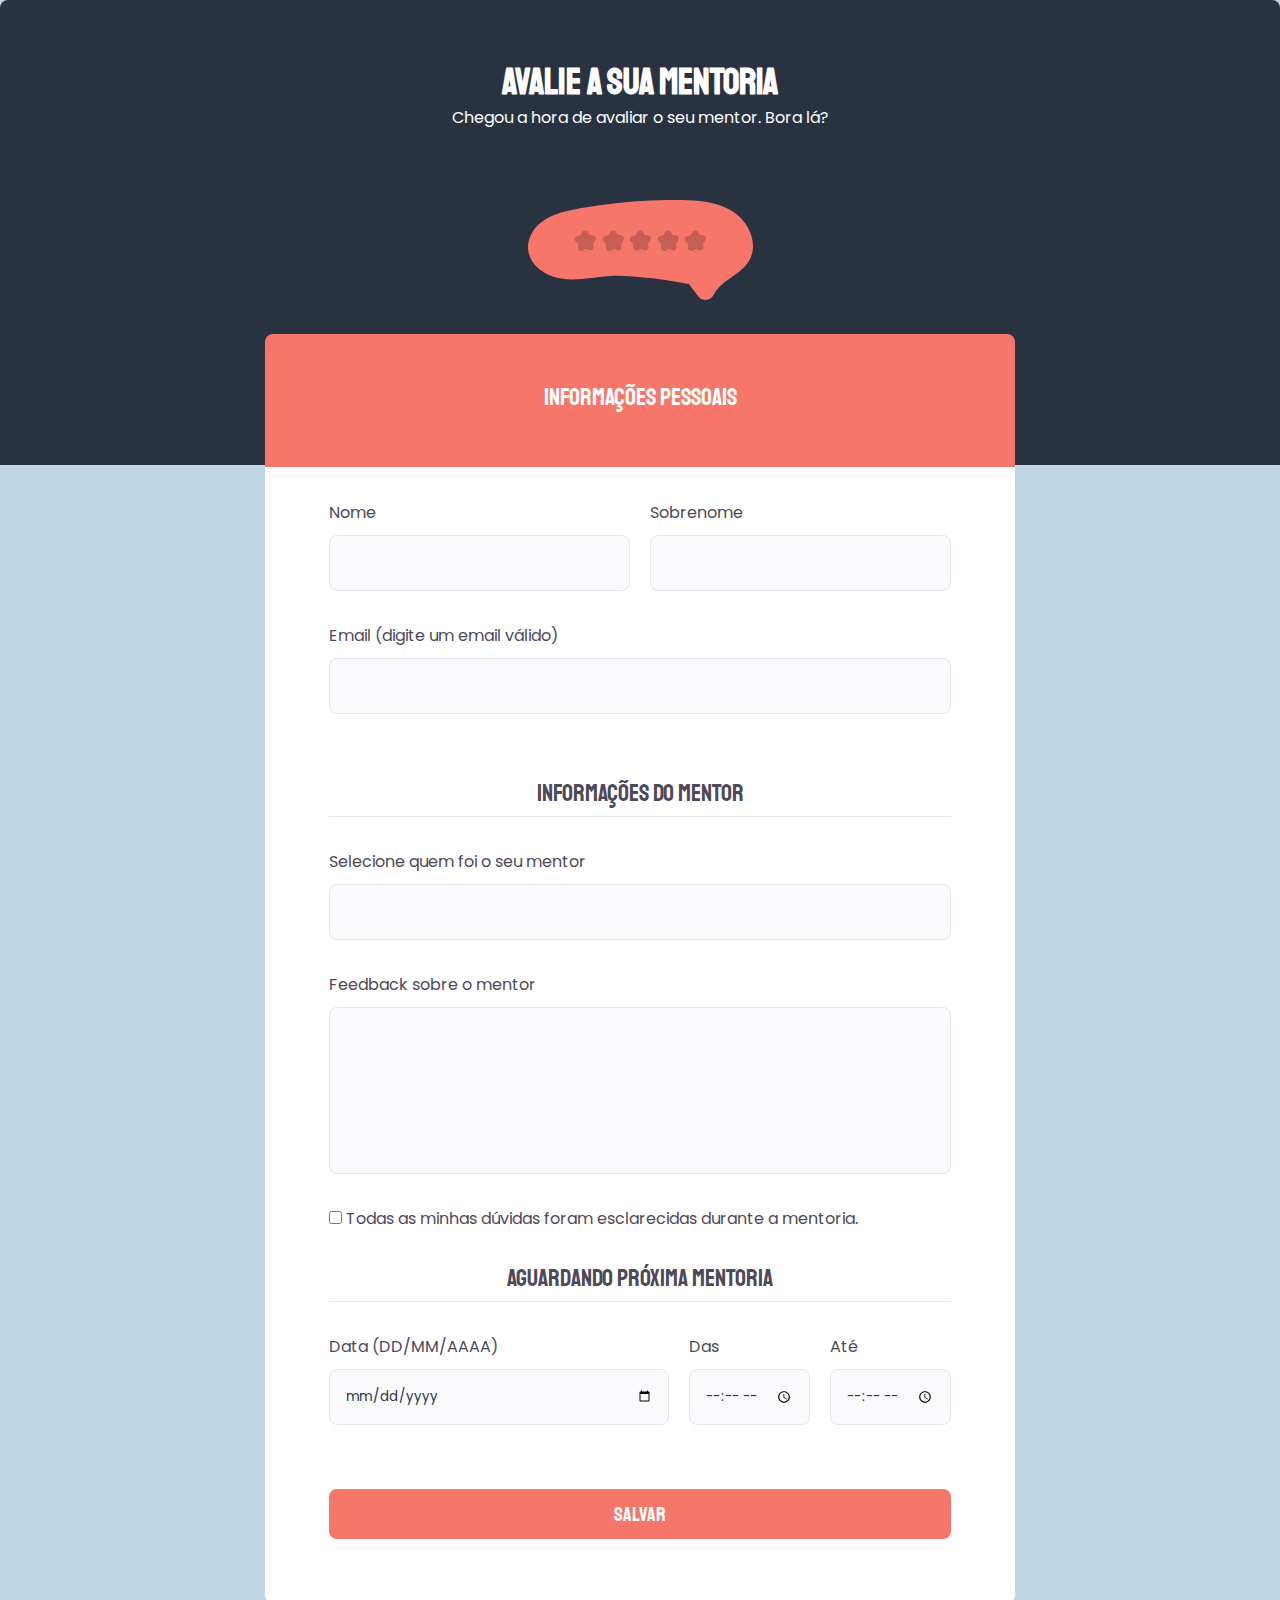
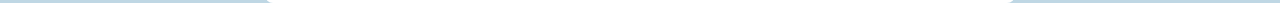
<file: Projeto 3 - Projeto dificil/index.html>
<!DOCTYPE html>
<html lang="pt-br">
<head>
    <link rel="preconnect" href="https://fonts.googleapis.com">
    <link rel="preconnect" href="https://fonts.gstatic.com" crossorigin>

    <meta charset="UTF-8">
    <meta name="viewport" content="width=device-width, initial-scale=1.0">
    <title>Avalie a sua mentoria</title>

    <link rel="stylesheet" href="style.css" />  

    <link href="https://fonts.googleapis.com/css2?family=Poppins:ital,wght@0,100;0,200;0,300;0,400;0,500;0,600;0,700;0,800;0,900;1,100;1,200;1,300;1,400;1,500;1,600;1,700;1,800;1,900&family=Staatliches&display=swap" rel="stylesheet">
</head>
<body>
    <div class="container">
        <header>
            <h1>AVALIE A SUA MENTORIA</h1>
            <p>Chegou a hora de avaliar o seu mentor. Bora lá?</p>

            <div class="checkbox-container">
                <div class="background-image">
                    <svg width="225" height="100" viewBox="0 0 225 100" fill="none" xmlns="http://www.w3.org/2000/svg">
                        <path d="M0.0406264 48.6768C0.323091 52.6711 1.51089 56.551 3.51568 60.0278C7.74087 67.3792 14.9865 72.7016 22.7903 75.8652C32.5399 79.8177 43.4081 79.9395 53.755 79.0582C63.3652 78.2396 72.8777 76.3422 82.5233 75.9511C89.9827 75.7146 97.4496 75.8911 104.889 76.4796C119.323 77.4946 133.696 79.3777 147.978 81.6606C151.845 82.2713 155.705 82.9274 159.556 83.629C159.92 83.6608 160.28 83.7271 160.632 83.8269C160.701 83.8553 160.814 83.8331 160.878 83.873C160.994 83.9456 160.408 83.6892 160.763 83.9803C161.259 84.4952 161.701 85.0585 162.082 85.6614L167.356 92.3858C168.869 94.3142 170.272 96.657 172.227 98.177C173.606 99.2319 175.268 99.8589 177.006 99.9789C178.744 100.099 180.478 99.7064 181.991 98.8511C183.571 97.8619 184.831 96.4437 185.622 94.7652C186.835 92.5608 188.282 90.4911 189.939 88.5913C196.214 81.3392 204.935 76.8786 212.229 70.7766C215.762 67.942 218.778 64.5271 221.144 60.6811C223.162 57.2007 224.418 53.3378 224.827 49.3443C225.701 41.2346 223.189 32.9642 218.964 26.0651C214.368 18.6531 207.767 12.6666 199.909 8.78589C191.081 4.33029 181.312 2.15998 171.521 1.07846C161.124 -0.0698147 150.607 -0.0662351 140.161 0.0496945C128.436 0.178987 116.733 0.689773 105.052 1.58204C93.3539 2.47903 81.7023 3.75404 70.0969 5.40707C58.9609 6.99323 47.6889 8.64646 36.7884 11.4531C27.1588 13.9324 17.5562 17.8078 10.3654 24.8296C3.97181 31.073 -0.475076 39.6166 0.0406264 48.6768Z" fill="#F67669"/>
                    </svg>
                </div>
            </div>    

            <div class="checkboxes">
                <div class="checkbox-wrapper">
                    <input type="checkbox" id="mentorship-doubt1" class="checkbox-custom" />
                    <label for="mentorship-doubt1" class="checkbox-label"></label>
                </div>
            
                <div class="checkbox-wrapper">
                    <input type="checkbox" id="mentorship-doubt2" class="checkbox-custom" />
                    <label for="mentorship-doubt2" class="checkbox-label"></label>
                </div>
            
                <div class="checkbox-wrapper">
                    <input type="checkbox" id="mentorship-doubt3" class="checkbox-custom" />
                    <label for="mentorship-doubt3" class="checkbox-label"></label>
                </div>
            
                <div class="checkbox-wrapper">
                    <input type="checkbox" id="mentorship-doubt4" class="checkbox-custom" />
                    <label for="mentorship-doubt4" class="checkbox-label"></label>
                </div>
            
                <div class="checkbox-wrapper">
                    <input type="checkbox" id="mentorship-doubt5" class="checkbox-custom" />
                    <label for="mentorship-doubt5" class="checkbox-label"></label>
                </div>
                
            </div>
        </header>

        <main>
            <div class="top">
                <legend>INFORMAÇÕES PESSOAIS</legend>
            </div>
        </main>

        <form id="my-form">
            <fieldset>
                <div class="column-2">
        
                        <div class="input-wrapper">
                            <label for="mentorship-name">Nome</label>
                            <input type="text" id="mentorship-name" required />
                        </div>

                        <div class="input-wrapper">
                            <label for="mentorship-nickname">Sobrenome</label>
                            <input type="text" id="mentorship-nickname" required />
                        </div> 
        
                </div>                
            
                <div class="input-wrapper">
                    <label for="mentorship-email">Email<span> (digite um email válido)</span></label>
                    <input type="email" id="mentorship-email" required />
                </div>  

            </fieldset>

            <fieldset>
                <div class="fieldset-wrapper">
                    <legend>INFORMAÇÕES DO MENTOR</legend>

                    <div class="input-wrapper">
                        <label for="mentorship-mentor">Selecione quem foi o seu mentor</label>
                        <input type="text" id="mentorship-mentor" required />
                    </div>

                    <div class="input-wrapper">
                        <label for="mentorship-feedback">Feedback sobre o mentor</label>
                        <input type="text" id="mentorship-feedback" required />
                    </div>                    

                    <div class="checkbox-wrapper">
                        <input type="checkbox" id="mentorship-doubt" />
                        <label for="mentorship-doubt">Todas as minhas dúvidas foram esclarecidas durante a mentoria.</label>
                    </div>
                </div>
            </fieldset>

            <fieldset>
                <div class="fieldset-wrapper">
                    <legend>AGUARDANDO PRÓXIMA MENTORIA</legend>

                    <div class="column-3">
                        <div class="input-wrapper">
                            <label for="mentorship-date">Data <span>(DD/MM/AAAA)</span></label>
                            <input type="date" id="mentorship-date" required />
                        </div>
    
                        <div class="input-wrapper">
                            <label for="mentorship-begin">Das</label>
                            <input type="time" id="mentorship-begin" required />
                        </div>                    
    
                        <div class="input-wrapper">
                            <label for="mentorship-end">Até</label>
                            <input type="time" id="mentorship-end" required />
                        </div>  
                    </div> 
                </div>
            </fieldset>

        </form>

        <footer>
            <input class="button" type="submit" form="my-form" value="SALVAR">
        </footer>

    </div>

</body>
</html>
</file>
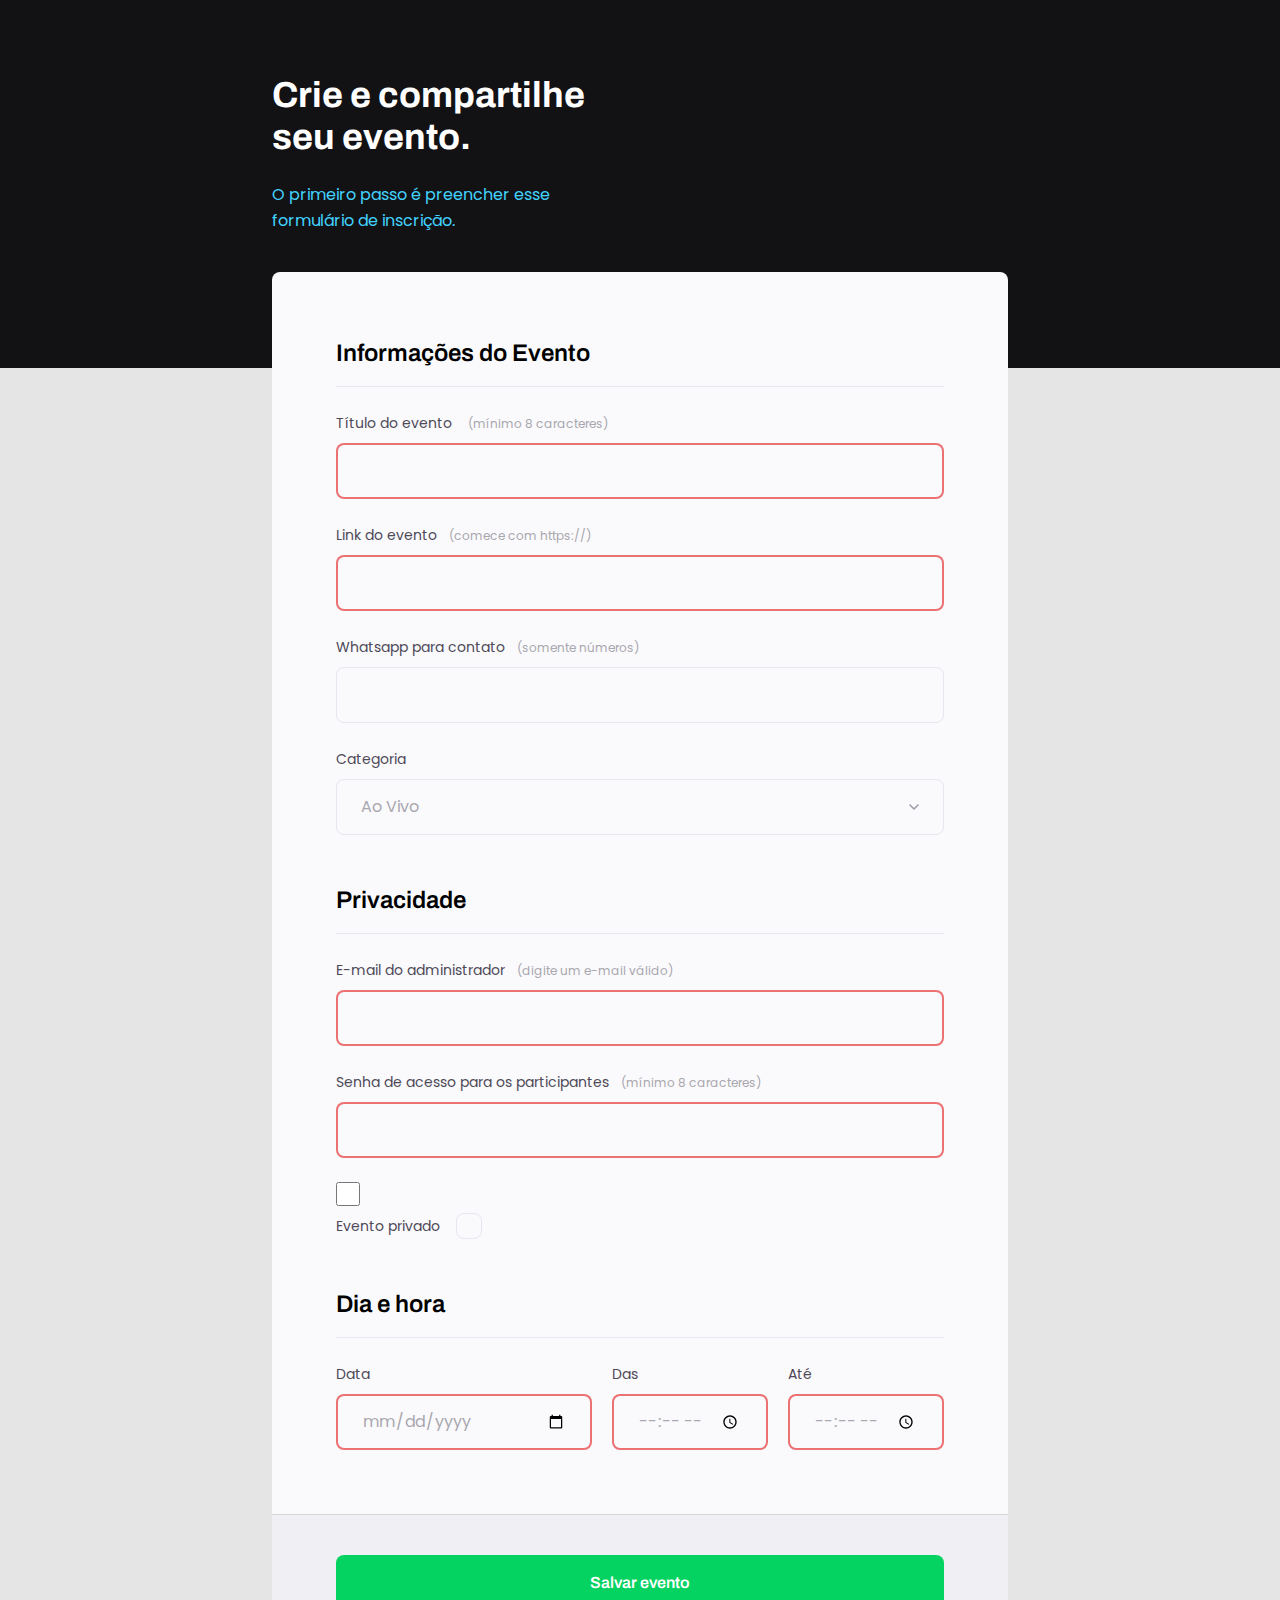
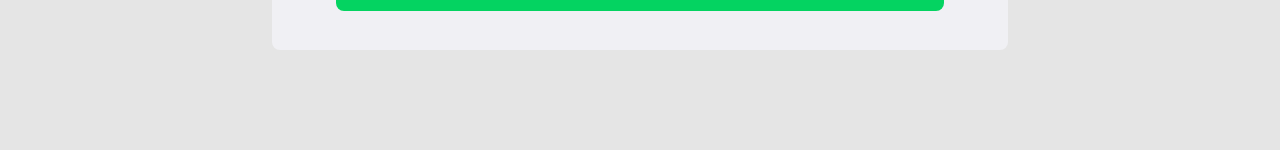
<file: Projeto 3 - Rocket/index.html>
<!DOCTYPE html>
<html lang="pt-br">
  <head>
    <link rel="preconnect" href="https://fonts.googleapis.com" />
    <link rel="preconnect" href="https://fonts.gstatic.com" crossorigin />

    <meta charset="UTF-8" />
    <meta name="viewport" content="width=device-width, initial-scale=1.0" />
    <title>Crie seu evento</title>

    <link rel="stylesheet" href="style.css" />

    <link
      href="https://fonts.googleapis.com/css2?family=Archivo:ital,wght@0,700;1,700&family=Poppins:ital,wght@0,100;0,200;0,300;0,400;0,500;0,600;0,700;0,800;0,900;1,100;1,200;1,300;1,400;1,500;1,600;1,700;1,800;1,900&display=swap"
      rel="stylesheet"/>
  </head>
  <body>
    <div class="container">
      <header>
        <h1>Crie e compartilhe seu evento.</h1>
        <p>O primeiro passo é preencher esse formulário de inscrição.</p>
      </header>
      
      <form id="my-form">
        <fieldset>
          <div class="fieldset-wrapper">
              <legend>Informações do Evento</legend>

              <div class="input-wrapper">
                <label for="event-title">Título do evento <span>(mínimo 8 caracteres)</span></label>
                <input 
                  type="text" 
                  id="event-title" 
                  required
                  minlength="8" />
              </div>

              <div class="input-wrapper">
                <label for="event-link">Link do evento<span>(comece com https://)</span></label>
                <input 
                  type="url" 
                  id="event-link"
                  required />
              </div>

              <div class="input-wrapper">
                <label for="event-whatsapp">Whatsapp para contato<span>(somente números)</span></label>
                <input type="number" id="event-whatsapp" />
              </div>

              <div class="input-wrapper">
                <label for="event-category">Categoria</label>
                <select id="event-category">
                  <option value="Live">Ao Vivo</option>
                  <option value="Podcast">Podcast</option>
                  <option value="Mentorship">Mentoria</option>
                </select>
              </div>
          </div>

        </fieldset>

        <fieldset>
          <div class="fieldset-wrapper">
              <legend>Privacidade</legend>

              <div class="input-wrapper">
                <label for="event-email">E-mail do administrador<span>(digite um e-mail válido)</span></label>
                <input 
                  type="email" 
                  id="event-email"
                  required />
              </div>

              <div class="input-wrapper">
                <label for="event-password">Senha de acesso para os participantes<span>(mínimo 8 caracteres)</span></label>
                <input 
                  type="password" 
                  id="event-password"
                  required
                  minlength="8" />
              </div>

              <div class="checkbox-wrapper">
                <input type="checkbox" id="event-private" />
                <label for="event-private">Evento privado</label>
              </div>

          </div>

        </fieldset>

        <fieldset>
          <div class="fieldset-wrapper">
              <legend>Dia e hora</legend>

              <div class="colum-3">
                <div class="input-wrapper">
                  <label for="event-date">Data</label>
                  <input 
                    type="date" 
                    id="event-date"
                    required />
                </div>
  
                <div class="input-wrapper">
                  <label for="event-begin">Das</label>
                  <input 
                    type="time" 
                    id="event-begin"
                    required />
                </div>

                <div class="input-wrapper">
                  <label for="event-end">Até</label>
                  <input 
                    type="time" 
                    id="event-end"
                    required />
                </div>

              </div>
          </div>

        </fieldset>
    
      </form>

      <footer>
        <input 
          class="button" 
          type="submit" 
          form="my-form"
          value="Salvar evento">
      </footer>

    </div>
  </body>
</html>
</file>
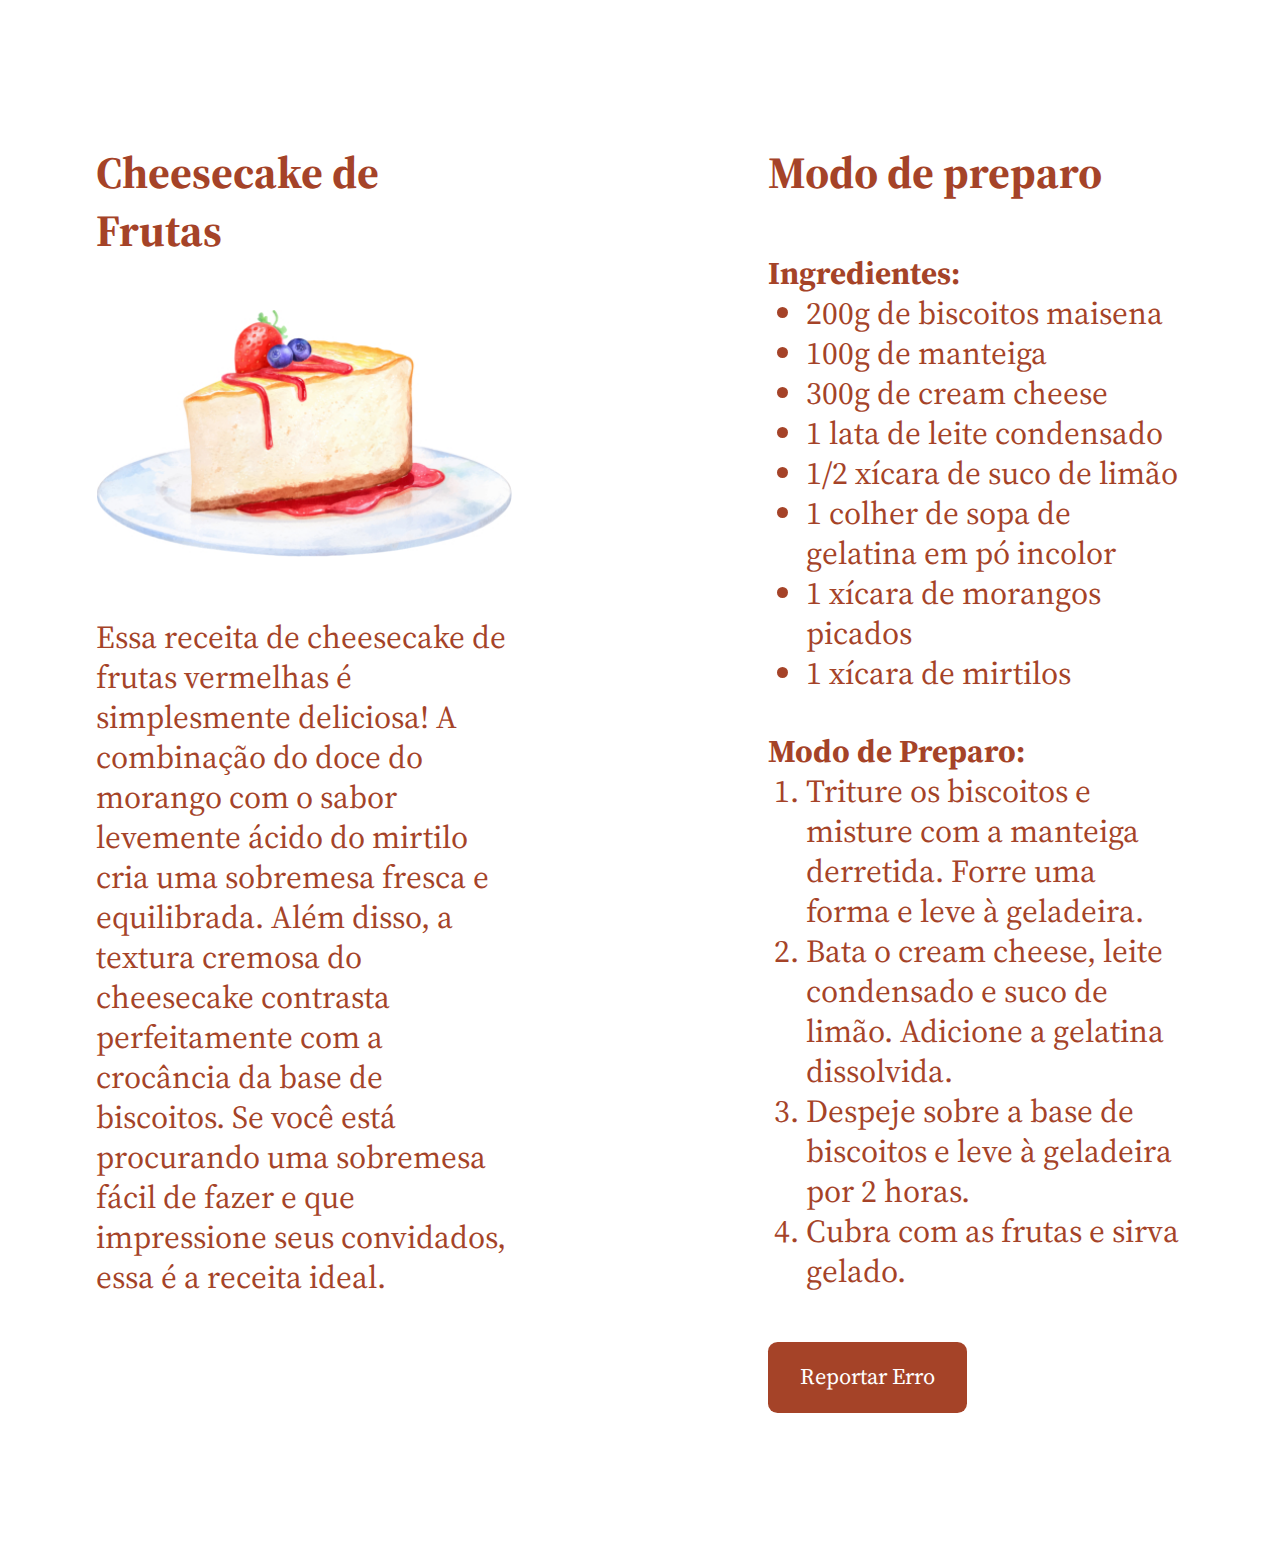
<file: Projeto 4 - Reforçando a responsividade/index.html>
<!DOCTYPE html>
<html lang="pt-br">
<head>
    <link rel="preconnect" href="https://fonts.googleapis.com">
    <link rel="preconnect" href="https://fonts.gstatic.com" crossorigin>

    <meta charset="UTF-8">
    <meta name="viewport" content="width=device-width, initial-scale=1.0">
    <title>Cheescake</title>

    <link rel="stylesheet" href="style.css">

    <link href="https://fonts.googleapis.com/css2?family=Source+Serif+4:ital,opsz,wght@0,8..60,200..900;1,8..60,200..900&display=swap" rel="stylesheet">
</head>
<body>
    <main>
        <div class="recipe">
            <h1>Cheesecake de Frutas</h1>
            <img src="./assets/01jpg.jpg" alt="Imagem de um desenho de bolo de fruta">
            <p>Essa receita de cheesecake de frutas vermelhas é simplesmente deliciosa! A combinação do doce do morango com o sabor levemente ácido do mirtilo cria uma sobremesa fresca e equilibrada. Além disso, a textura cremosa do cheesecake contrasta perfeitamente com a crocância da base de biscoitos. Se você está procurando uma sobremesa fácil de fazer e que impressione seus convidados, essa é a receita ideal.</p>
        </div>
        <div class="ingredients">
            <h2>Modo de preparo</h2>
            <strong>Ingredientes:</strong>
            <ul>
                <li>200g de biscoitos maisena</li>
                <li>100g de manteiga</li>
                <li>300g de cream cheese</li>
                <li>1 lata de leite condensado</li>
                <li>1/2 xícara de suco de limão</li>
                <li>1 colher de sopa de gelatina em pó incolor</li>
                <li>1 xícara de morangos picados</li>
                <li>1 xícara de mirtilos</li>
            </ul>

            <strong>Modo de Preparo:</strong>
            <ol>
                <li>Triture os biscoitos e misture com a manteiga derretida. Forre uma forma e leve à geladeira.</li>
                <li>Bata o cream cheese, leite condensado e suco de limão. Adicione a gelatina dissolvida.</li>
                <li>Despeje sobre a base de biscoitos e leve à geladeira por 2 horas.</li>
                <li>Cubra com as frutas e sirva gelado.</li>
            </ol>

            <button>Reportar Erro</button>
        </div>
    </main>
    
</body>
</html>
</file>
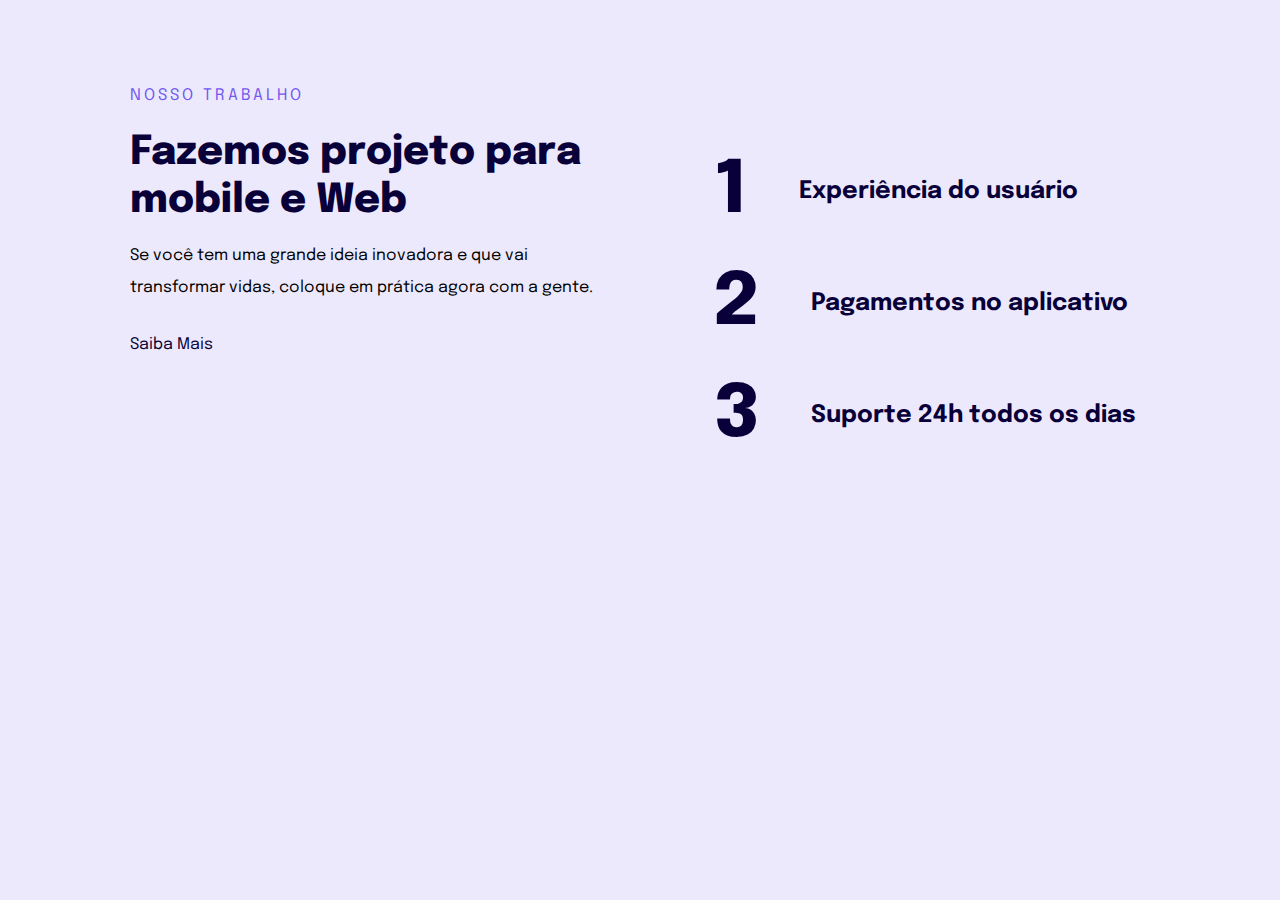
<file: Projeto 4 - Responsividade/index.html>
<!DOCTYPE html>
<html lang="pt-br">
<head>
    <link rel="preconnect" href="https://fonts.googleapis.com">
    <link rel="preconnect" href="https://fonts.gstatic.com" crossorigin>

    <meta charset="UTF-8">
    <meta name="viewport" content="width=device-width, initial-scale=1.0">
    <title>Introdução à Responsividade</title>

    <link rel="stylesheet" href="style.css">

    <link href="https://fonts.googleapis.com/css2?family=Epilogue:ital,wght@0,100..900;1,100..900&display=swap" rel="stylesheet">
</head>
<body>
    <main>
        <div>
            <p>Nosso Trabalho</p>
            <h1>Fazemos projeto para mobile e Web</h1>

            <p>Se você tem uma grande ideia inovadora e que vai transformar vidas, coloque em prática agora com a gente.</p>

            <a href="#">Saiba Mais</a>
        </div>

        <ul>
            <li><span>1</span> Experiência do usuário</li>
            <li><span>2</span> Pagamentos no aplicativo</li>
            <li><span>3</span> Suporte 24h todos os dias</li>
        </ul>
    </main>
</body>
</html>
</file>
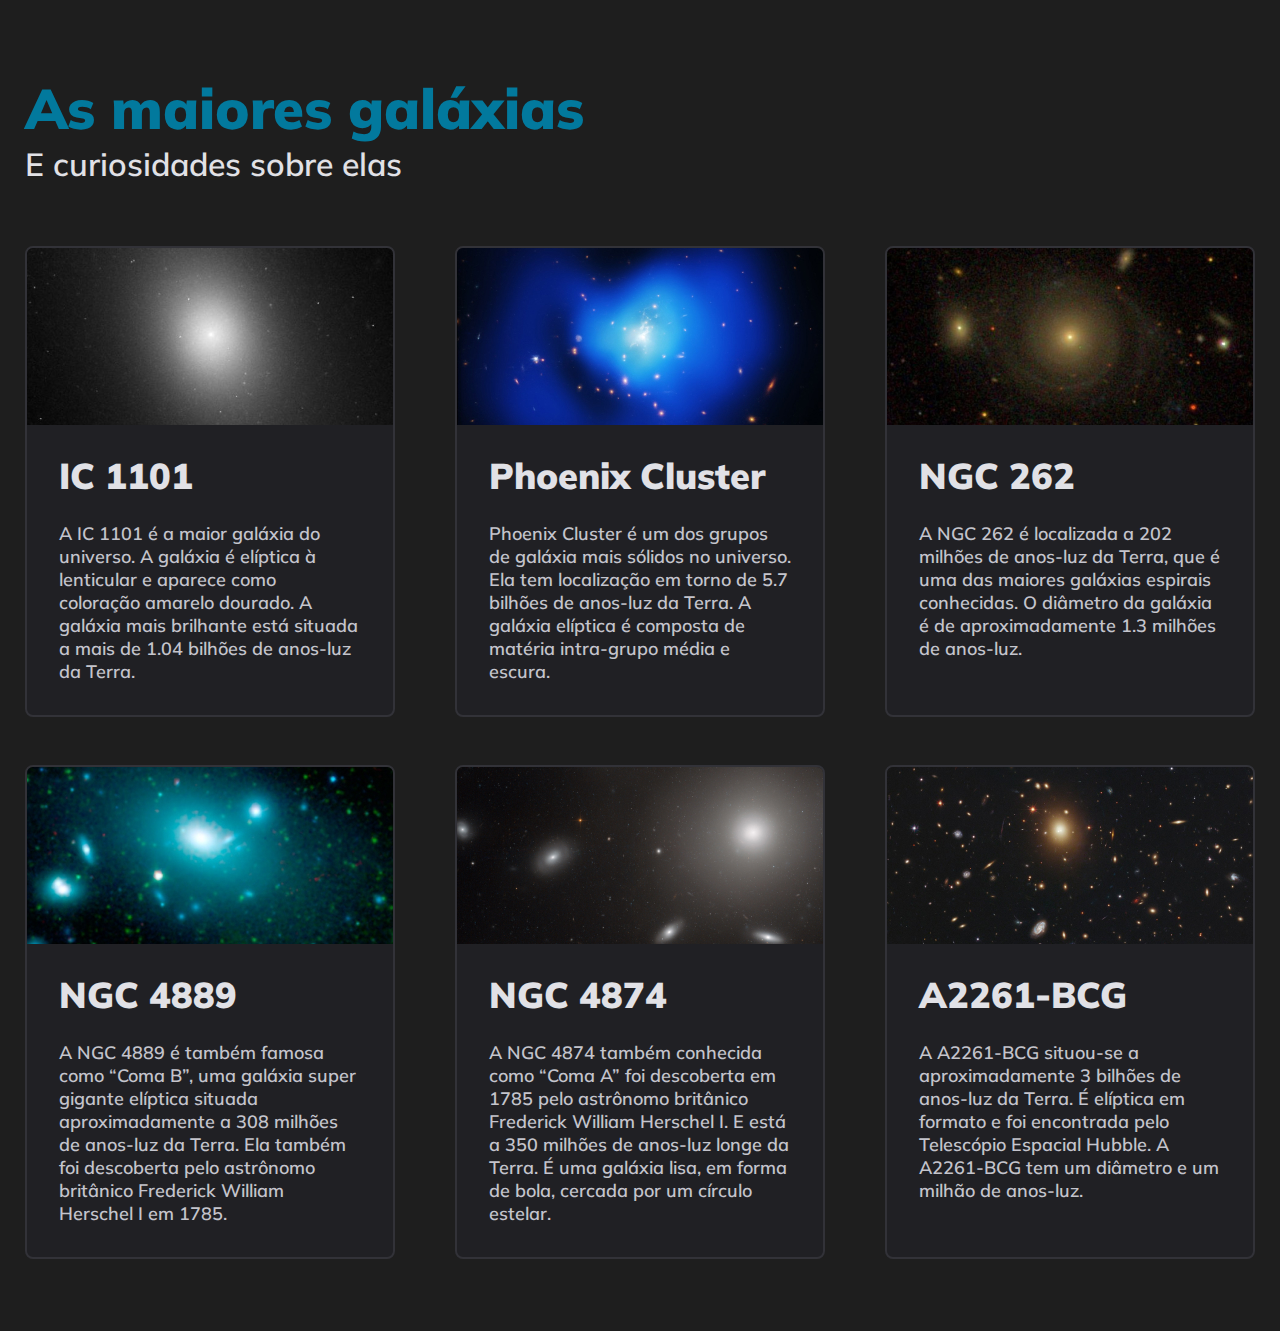
<file: Projeto 5 - Iniciando com o Grid/index.html>
<!DOCTYPE html>
<html lang="pt-br">
<head>
    <link rel="preconnect" href="https://fonts.googleapis.com">
    <link rel="preconnect" href="https://fonts.gstatic.com" crossorigin>

    <meta charset="UTF-8">
    <meta name="viewport" content="width=device-width, initial-scale=1.0">
    <title>Galaxies</title>

    <link rel="stylesheet" href="style.css">

    <link href="https://fonts.googleapis.com/css2?family=Mulish:ital,wght@0,200..1000;1,200..1000&display=swap" rel="stylesheet">
</head>
<body>
    <header>
        <h1>As maiores galáxias</h1>
        <p>E curiosidades sobre elas</p>
    </header>
    <main>
        <div class="card">
            <img src="./assets/01.jpg" alt="IC 1101">
            <h2>IC 1101</h2>
            <p>A IC 1101 é a maior galáxia do universo. A galáxia é elíptica à lenticular e aparece como coloração amarelo dourado. A galáxia mais brilhante está situada a mais de 1.04 bilhões de anos-luz da Terra. </p>
        </div>

        <div class="card">
            <img src="./assets/02.jpg" alt="Phoenix Cluster">
            <h2>Phoenix Cluster</h2>
            <p>Phoenix Cluster é um dos grupos de galáxia mais sólidos no universo. Ela tem localização em torno de 5.7 bilhões de anos-luz da Terra. A galáxia elíptica é composta de matéria intra-grupo média e escura.</p>
        </div>

        <div class="card">
            <img src="./assets/03.jpg" alt="NGC 262">
            <h2>NGC 262</h2>
            <p>A NGC 262 é localizada a 202 milhões de anos-luz da Terra, que é uma das maiores galáxias espirais conhecidas. O diâmetro da galáxia é de aproximadamente 1.3 milhões de anos-luz. </p>
        </div>

        <div class="card">
            <img src="./assets/04.jpg" alt="NGC 4889">
            <h2>NGC 4889</h2>
            <p>A NGC 4889 é também famosa como “Coma B”, uma galáxia super gigante elíptica situada aproximadamente a 308 milhões de anos-luz da Terra. Ela também foi descoberta pelo astrônomo britânico Frederick William Herschel I em 1785.</p>
        </div>

        <div class="card">
            <img src="./assets/05.jpg" alt="NGC 4874">
            <h2>NGC 4874</h2>
            <p>A NGC 4874 também conhecida como “Coma A” foi descoberta em 1785 pelo astrônomo britânico Frederick William Herschel I. E está a 350 milhões de anos-luz longe da Terra. É uma galáxia lisa, em forma de bola, cercada por um círculo estelar.</p>
        </div>

        <div class="card">
            <img src="./assets/06.jpg" alt="A2261-BCG">
            <h2>A2261-BCG</h2>
            <p>A A2261-BCG situou-se a aproximadamente 3 bilhões de anos-luz da Terra. É elíptica em formato e foi encontrada pelo Telescópio Espacial Hubble. A A2261-BCG tem um diâmetro e um milhão de anos-luz.</p>
        </div>
    </main>
</body>
</html>
</file>
<file: Projeto 3 - Projeto dificil/style.css>
* {
    margin: 0;
    padding: 0;
    box-sizing: border-box;
  }
  
  body,
  input,
  button,
  select,
  textarea {
    font-family: "Poppins", sans-serif;
  }
  
  header {
    margin-top: 60px;
    margin-bottom: 60px;
    width: 100%;
  }
  
  legend {
    font-family: "Staatliches", sans-serif;

    border-bottom: 1px solid #E6E6F0; /* Define uma linha de 1 pixel de espessura e cor preta */
    width: 100%;
    padding-bottom: 8px;
    margin: 0 0 32px 0;
  }

  .button {
    font-family: "Staatliches", sans-serif;
    font-size: 20px;
  }

  h1 {
    font-family: "Staatliches", sans-serif;
    color: #ffffff;
    font-size: 36px;
    text-align: center;
  }
  
  p {
    font-family: "Poppins", sans-serif;
    color: #ffffff;
    font-size: 16px;
    text-align: center;
  }

  .top {
    margin-top: 75px;

    display: flex;
    align-items: center;
    justify-content: center;
    position: relative;

    content: "";
    height: 133px;
    max-width: 750px;
    z-index: 0;
    background: #f67669;
    left: 0;
    top: 0;

    border-radius: 8px 8px 0 0;
  }

  .top legend {
    text-align: center;
    position: absolute;
    position: absolute; /* Adicionando position:absolute */
    top: 50%; /* Centralizando verticalmente */
    left: 50%; /* Centralizando horizontalmente */
    transform: translate(-50%, -50%); /* Ajustando para centralizar */
    font-size: 24px;

    border: none;

    color: #FFFFFF;
  }
  
  .container {
    max-width: 750px;
    margin: auto;
    position: relative;
  }
  
  legend {
    text-align: center;
    font-size: 24px;
  }
  
  body {
    background: #bfd7e4;
    color: #4e4958;
  }
  
  body::before {
    content: "";
    width: 100%;
    height: 465px;
  
    position: absolute;
    top: 0;
    left: 0;
    z-index: -1;
    background: #293241;
  
    border-radius: 8px 8px 0 0;
  }
  
  form {
    background: #ffffff;
    width: 750px;
    padding: 1px 64px 32px;
  }

  .input-wrapper {
    padding-bottom: 32px;
  }

  .input-wrapper input {
    width: 100%;
    height: 56px;
    padding: 15px;

    color: #293241;

    margin-top: 10px;
  }
  
  #mentorship-feedback {
    height: 167px;
  }
  
  fieldset {
    border: none;

    margin-top: 32px;
  }
  
  .column-2 {
    display: flex;
    gap: 20px
  }

  .column-2 .input-wrapper {
    flex-direction: column;
    width: 50%;
}

  .input-wrapper input,
  .input-wrapper textarea {
    border: 1px solid #e6e6f0;
    background: #fafafc;
  
    border-radius: 8px;
  }
  
  footer {
    width: 750px;
    padding: 0 64px 64px 64px;
  
    background: #ffffff;
  
    border-radius: 0 0 8px 8px;
  }
  
  footer .button {
    width: 622px;
    height: 50px;
  
    background: #f67669;
    border: none;
    border-radius: 8px;
    color: #ffffff;
  }

  .column-3 {
    display: flex;
    gap: 20px;
  }
  
  .column-3 > div:nth-child(1) {
    width: 100%;
  }

  .checkboxes {
    display: flex;
    gap: 5.5px;
    justify-content: center;
  }
  
  .checkbox-custom {
    display: none; /* Esconde o checkbox padrão */
  }
  
  .checkbox-label {
    display: inline-block;
    width: 22px; /* Largura da imagem SVG */
    height: 22px; /* Altura da imagem SVG */
    background-image: url("data:image/svg+xml,%3Csvg width='22' height='21' viewBox='0 0 22 21' fill='none' xmlns='http://www.w3.org/2000/svg'%3E%3Cpath opacity='0.2' d='M7.16104 20.8956C6.68498 20.8744 6.21852 20.7558 5.79101 20.5472C5.36349 20.3386 4.98419 20.0446 4.67699 19.6837C4.36979 19.3228 4.14132 18.9027 4.00599 18.4501C3.87067 17.9974 3.83141 17.5219 3.89067 17.0534L4.1381 15.1236C4.18534 14.7535 4.14112 14.3775 4.00928 14.028C3.87743 13.6785 3.66188 13.366 3.38116 13.1172L1.91803 11.822C1.43889 11.398 1.08908 10.8496 0.908145 10.2389C0.727213 9.62817 0.722381 8.97946 0.894214 8.36617C1.06605 7.75287 1.40766 7.19944 1.88045 6.76849C2.35324 6.33753 2.93835 6.04622 3.56955 5.92754L5.49841 5.56458C5.86818 5.49507 6.21536 5.33757 6.51003 5.10561C6.80469 4.87365 7.03801 4.57419 7.18991 4.23304L7.98166 2.45182C8.24089 1.86954 8.65933 1.37071 9.18974 1.01171C9.72015 0.652701 10.3413 0.447836 10.9831 0.420271C11.6249 0.392705 12.2617 0.543542 12.8215 0.855721C13.3812 1.1679 13.8417 1.62897 14.1508 2.18684L15.0947 3.89201C15.2757 4.2194 15.5344 4.4982 15.8485 4.70442C16.1626 4.91063 16.5226 5.03803 16.8975 5.07563L18.8502 5.27108C19.4894 5.33514 20.0978 5.57511 20.6065 5.96386C21.1152 6.35261 21.504 6.87464 21.7289 7.47087C21.9537 8.06711 22.0056 8.71378 21.8788 9.33774C21.752 9.96171 21.4515 10.5381 21.0113 11.0017L19.6664 12.4182C19.4082 12.6896 19.2207 13.0192 19.1199 13.3785C19.0192 13.7379 19.0083 14.1161 19.0882 14.4805L19.5031 16.3826C19.6389 17.0046 19.5964 17.6517 19.3803 18.251C19.1643 18.8502 18.7834 19.3776 18.2806 19.7736C17.7778 20.1696 17.1733 20.4183 16.5353 20.4917C15.8973 20.5651 15.2512 20.4602 14.6702 20.1889L12.8944 19.3599C12.554 19.2002 12.1794 19.125 11.803 19.141C11.4267 19.1571 11.06 19.2638 10.7346 19.4519L9.03784 20.4308C8.46985 20.76 7.81861 20.9213 7.16104 20.8956Z' fill='black'/%3E%3C/svg%3E ");
  }
  
  /* Estilos para quando o checkbox estiver marcado */
  .checkbox-custom:checked + .checkbox-label {
    background-image: url("data:image/svg+xml,%3Csvg width='22' height='22' viewBox='0 0 22 22' fill='none' xmlns='http://www.w3.org/2000/svg'%3E%3Cpath d='M6.51624 21.4611C5.64026 21.4211 4.8119 21.0547 4.19701 20.4353C3.82548 20.0455 3.54836 19.577 3.38661 19.0653C3.22487 18.5537 3.18274 18.0123 3.26342 17.4821L3.49044 15.7115C3.53879 15.3345 3.49387 14.9514 3.35959 14.5954C3.22531 14.2394 3.00567 13.9211 2.71961 13.6678L1.36237 12.4663C0.962086 12.1278 0.643022 11.7051 0.42841 11.2291C0.213799 10.753 0.109045 10.2355 0.121761 9.71426C0.151423 8.94212 0.444908 8.20286 0.954167 7.6176C1.46343 7.03235 2.15823 6.6358 2.92474 6.49296L4.83122 6.13423C5.2082 6.06329 5.56213 5.90259 5.86245 5.66596C6.16277 5.42934 6.40049 5.1239 6.55513 4.77599L7.2656 3.17758C7.51962 2.5709 7.93766 2.04542 8.47372 1.65897C9.00979 1.27253 9.64308 1.0401 10.3039 0.987272C10.9516 0.950884 11.5964 1.09745 12.1632 1.4099C12.7301 1.72236 13.1958 2.18786 13.5061 2.75226L14.4389 4.43758C14.6236 4.77119 14.8874 5.05527 15.2076 5.26535C15.5277 5.47543 15.8947 5.60518 16.2768 5.64343L18.0866 5.82457C18.6116 5.86524 19.1208 6.02148 19.5771 6.28192C20.0333 6.54235 20.4252 6.9004 20.724 7.32994C21.1575 7.97194 21.3582 8.7407 21.2933 9.51043C21.2283 10.2801 20.9016 11.0052 20.3665 11.567L19.0373 12.9671C18.7746 13.2437 18.5838 13.5795 18.4812 13.9454C18.3785 14.3113 18.3672 14.6965 18.4482 15.0677L18.8313 16.8239C18.9541 17.3308 18.9618 17.8584 18.8538 18.3686C18.7457 18.8788 18.5247 19.3589 18.2067 19.7742C17.7262 20.3844 17.0501 20.814 16.29 20.9922C15.5298 21.1703 14.731 21.0864 14.0255 20.7543L12.268 19.9339C11.9214 19.7721 11.5402 19.6961 11.1573 19.7126C10.7744 19.7291 10.4014 19.8376 10.0702 20.0286L8.39309 20.9962C7.8251 21.3254 7.17382 21.4868 6.51624 21.4611Z' fill='white'/%3E%3C/svg%3E ");
  }

  .checkbox-container {
    position: relative;
    display: flex;
    align-items: center;
    justify-content: center;
    width: 100%;
    height: 100px; /* Altura da imagem */
  }
  
  .background-image {
    position: absolute;
    top: 0;
    left: 0;
    width: 100%;
    height: 100%;
    z-index: -1;
    display: flex;
    align-items: center;
    justify-content: center;

    padding: 120px;
  }
  
  .background-image svg {
    max-width: 100%;
    height: auto;
  }
</file>
<file: Projeto 3 - Rocket/style.css>
* {
  margin: 0;
  padding: 0;
  box-sizing: border-box;
}

body,
input,
button,
select,
textarea {
  font-family: "Poppins", sans-serif;
}

body {
  font-weight: 400;
  font-style: normal;
  background: #e5e5e5;
}

body ::before {
  content: '';
  width: 100%;
  height: 368px;

  position: absolute;
  top: 0;
  left: 0;
  z-index: -1;
  background: #121214;
}

.container {
  width: 736px;
  margin: auto;
}

header {
  width: 319px;
  margin-top: 74px;
}

header h1 {
  font-family: "Archivo", sans-serif;
  font-weight: bold;
  font-style: normal;
  font-size: 36px;
  line-height: 42px;
  color: white;

  margin-bottom: 24px;
}

header p {
  font-size: 16px;
  line-height: 26px;
  color: #42d3ff;
}

form {
  margin-top: 38px;
  background: #fafafc;
  border-radius: 8px 8px 0 0;
  min-height: 300px;

  padding: 64px;

  display: flex;
  flex-direction: column;
  gap: 48px;
}

fieldset {
  border: none;
}

.fieldset-wrapper {
  gap: 24px;
  flex-direction: column;
  display: flex;
}

fieldset legend {
  font-family: "Archivo", sans-serif;
  font-weight: 600;
  font-size: 24px;
  line-height: 34px;

  width: 100%;
  border-bottom: 1px solid #e6e6f0;
  padding-bottom: 16px;
}

.input-wrapper {
  display: flex;
  flex-direction: column;
}

.input-wrapper label {
  font-size: 14px;
  line-height: 24px;

  color: #4e4958;

  margin-bottom: 8px;
}

.input-wrapper label span {
  margin-left: 12px;

  font-size: 12px;
  line-height: 20px;

  color: #A9A7AF;
}

.input-wrapper label span:hover {
  color: #6C6A71;
}

.input-wrapper input, .input-wrapper textarea, .input-wrapper select {
  background: #fafafc;

  border: 1px solid #e6e6f0;
  border-radius: 8px;

  height: 56px;

  padding: 0 24px;

  font-size: 16px;
  line-height: 26px;

  color: #A9A7AF;
}

.input-wrapper textarea {
  padding: 0;
  height: 168px;
}

.input-wrapper select {
  appearance: none;
  -webkit-appearance: none;

  background-image: url("data:image/svg+xml,%3Csvg width='10' height='6' viewBox='0 0 10 6' fill='none' xmlns='http://www.w3.org/2000/svg'%3E%3Cpath d='M1 1L5 5L9 1' stroke='%239C98A6' stroke-width='1.5' stroke-linecap='round' stroke-linejoin='round'/%3E%3C/svg%3E%0A");
  background-repeat: no-repeat;
  background-position: right 24px top 50%;
}

.colum-3 {
  display: flex;
  gap: 20px;
}

.colum-3 > div:nth-child(1) {
  width: 100%;
}

.checkbox-wrapper {
  position: relative;
}

.checkbox-wrapper label {
  font-size: 14px;
  line-height: 24px;

  color: #4e4958;

  display: flex;
  align-items: center;
  margin: 0;
  gap: 16px;
}

.checkbox-wrapper input {
  display: absolute;
  top: 0;
  left: 0;
  width: 24px;
  height: 24px;
}

.checkbox-wrapper label::after {
  content: '';
  width: 24px;
  height: 24px;
  display: block;

  border: 1px solid #e6e6f0;
  border-radius: 8px;
}

.checkbox-wrapper input:checked + label::after {
  background-image: url("data:image/svg+xml,%3Csvg width='18' height='14' viewBox='0 0 18 14' fill='none' xmlns='http://www.w3.org/2000/svg'%3E%3Cpath d='M6 11.17L1.83 7L0.410004 8.41L6 14L18 2L16.59 0.589996L6 11.17Z' fill='%2342D3FF'/%3E%3C/svg%3E%0A");
  background-repeat: no-repeat;
  background-position: center;
}

.checkbox-wrapper input:focus + label::after {
  outline: 2px solid black;
}

footer {
  background: #F0F0F4;

  height: 136px;

  display: flex;
  flex-direction: columm;

  padding: 40px 64px;

  margin-bottom: 100px;

  border-top: 1px solid #D6D6D6;
  border-radius: 0 0 8px 8px;
}

footer .button {
  height: 56px;
  background: #04D361;
  border: 0;
  border-radius: 8px;
  
  width: 608px;

  font-family: Archivo, sans-serif;
  font-weight: 600;
  font-size: 16px;
  line-height: 26px;

  color: #FFFFFF;
}

footer .button:hover {
  background: #08a04c;
}

input:invalid {
  border: 2px solid rgba(222, 2, 2, 0.551);
}
</file>
<file: Projeto 4 - Reforçando a responsividade/style.css>
* {
    margin: 0;
    padding: 0;
    box-sizing: border-box;

    /* A primeira é um vendor prefix, funciona nos navegadores que tem webkit e o segundo, para mozila. É para intensificar as fontes */
    -webkit-font-smoothing: antialiased;
    -moz-osx-font-smoothing: grayscale;
}

:root {
    font-family: 'Source Serif 4', sans-serif;
    font-size: 62.5;
}

body {
    color: #A54328;
    font-size: 1.6rem;
}

main {
    max-width: 32rem;

    margin-inline: auto;

    padding: 5.6rem 4rem;
    box-sizing: content-box;

    display: flex;
    flex-direction: column;
    gap: 3.2rem;
}

img {
    width: 100%;
    margin-block: 3.2rem;
}

button {
    background-color: #A54328;

    color: #FFFFFF;
    font-family: 'Source Serif 4', sans-serif;

    border: 0;
    padding: .8rem 1.2rem;

    border-radius: .6rem;

    margin-top: 3.2rem;
}

h1, h2 {
    font-size: 2.8rem;
    line-height: 3.6rem;
}

h2 {
    margin-bottom: 3.2rem;
}

p, li, strong {
    font-size: clamp(1.4rem, 1vw + 0.4rem, 2rem);
    line-height: clamp(1.8rem, 1vw + 1rem, 2.5rem);
}

ul, ol {
    padding-left: 2.4rem;
}

ul {
    margin-bottom: 2.4rem;
}

@media (min-width: 1120px) {
    main {
        flex-direction: row;
        max-width: fit-content;
        gap: 16rem;

        padding: 9rem 6rem;
    }

    main > div {
        flex: 1; /* a medida da primeira div é igual a segunda */
        max-width: 50rem;
    }

    .recipe {
        max-width: 43.5rem;
    }

    .ingredients {
        max-width: 52.5rem;
    }

    /* h1, h2 {
        font-size: 4rem;
        line-height: 5rem;
    } */

    h1, h2 {
        /* clamp(min, ideal, alto) - uso em layouts que precisa muito de padrões de quebra */
        font-size: clamp(2.8rem, 2vw + 1rem, 4rem);
        line-height: clamp(3.6rem, 2vw + 1rem, 5rem);
    }

    p, li, strong {
        font-size: 2rem;
        line-height: 2.5rem;
    }

    button {
        padding: 1rem 2rem;
        font-size: 1.4rem;
        line-height: 2.4rem;
    }
}
</file>
<file: Projeto 4 - Responsividade/style.css>
* {
    margin: 0;
    padding: 0;
    box-sizing: border-box;
}

ul {
    list-style: none;
}

:root {
    /*1rem = 16px*/
    font-size: 62.5%; /* 10px */;
}

/* REM = Root EM */

body {
    background: #ECE9FD;
    font-family: 'Epilogue', sans-serif;

    padding: 6.0rem 2.3rem 6.6rem;
    font-size: 1.6rem;
}

main {
    max-width: 33.0rem;
    margin: 0 auto;
}

h1 {
    font-weight: 800;
    font-size: 4.0rem;
    line-height: 4.8rem;

    color: #090039;

    margin-bottom: 1.5rem;
}

main p:first-child {
    color: #7158EF;

    letter-spacing: 3px;
    text-transform: uppercase;
    line-height: 3.2rem;

    margin-bottom: 1.7rem;
}

h1 + p {
    color: rgba (10, 0, 57, 0.62);
    line-height: 3.2rem;

    margin-bottom: 3.2rem;
}

a {
    color: #090039;

    text-decoration: none;
}

a:hover {
    font-weight: bold;
}

ul {
    margin-top: 7.2rem;
}

ul li {
    font-weight: 700;
    font-size: 2.4rem;
    line-height: 3.2rem;
    color: #090039;

    max-width: 25.7rem;

    display: flex;
    gap: 3.8rem;
}

ul li + li {
    margin-top: 3.2rem;
    
}

ul li span {
    font-weight: 800;
    font-size: 7.2rem;
    line-height: 8.0rem;
    letter-spacing: -2px;

    color: #090039;
}

/* media queries - usamos para alterar a partir de x quesito) */
@media (min-width: 700px) {

    body {
        padding: 8rem;
    }

    main {
        max-width: 1020px;
        display: flex;
        gap: 10rem;
    }

    main > div {
        max-width: 484px;
    }

    ul li {
        gap: 5.3rem;
        max-width: 450px;
        align-items: center;
    }
}
</file>
<file: Projeto 5 - Iniciando com o Grid/style.css>
* {
  margin: 0;
  padding: 0;
  box-sizing: border-box;
}

:root {
  font-family: "Mulish", sans-serif;
}

body {
  background: #1e1e1e;
  display: grid;
  justify-content: center;

  padding: 72px 104px;
}

header h1 {
  font-weight: 900;
  font-size: 56px;
  line-height: 72px;

  color: #02799d;
}

header p {
  font-weight: 600;
  font-size: 32px;
  line-height: 40px;

  color: #e1e1e6;
}

main {
  margin-top: 62px;
  display: grid;
  grid-template-columns: repeat(3, 370px);

  /* gap: 48px 60px */
  row-gap: 48px;
  column-gap: 60px;
}

.card {
  background: #202024;
  border: 2px solid #323238;
  border-radius: 8px;

  overflow: hidden;
}

.card h2 {
  color: #e1e1e6;
  font-weight: 900;
  font-size: 36px;

  padding: 24px 32px 0;
}

.card p {
  color: #c4c4cc;
  font-size: 18px;
  font-weight: 600;

  padding: 24px 32px 32px;
}
</file>
